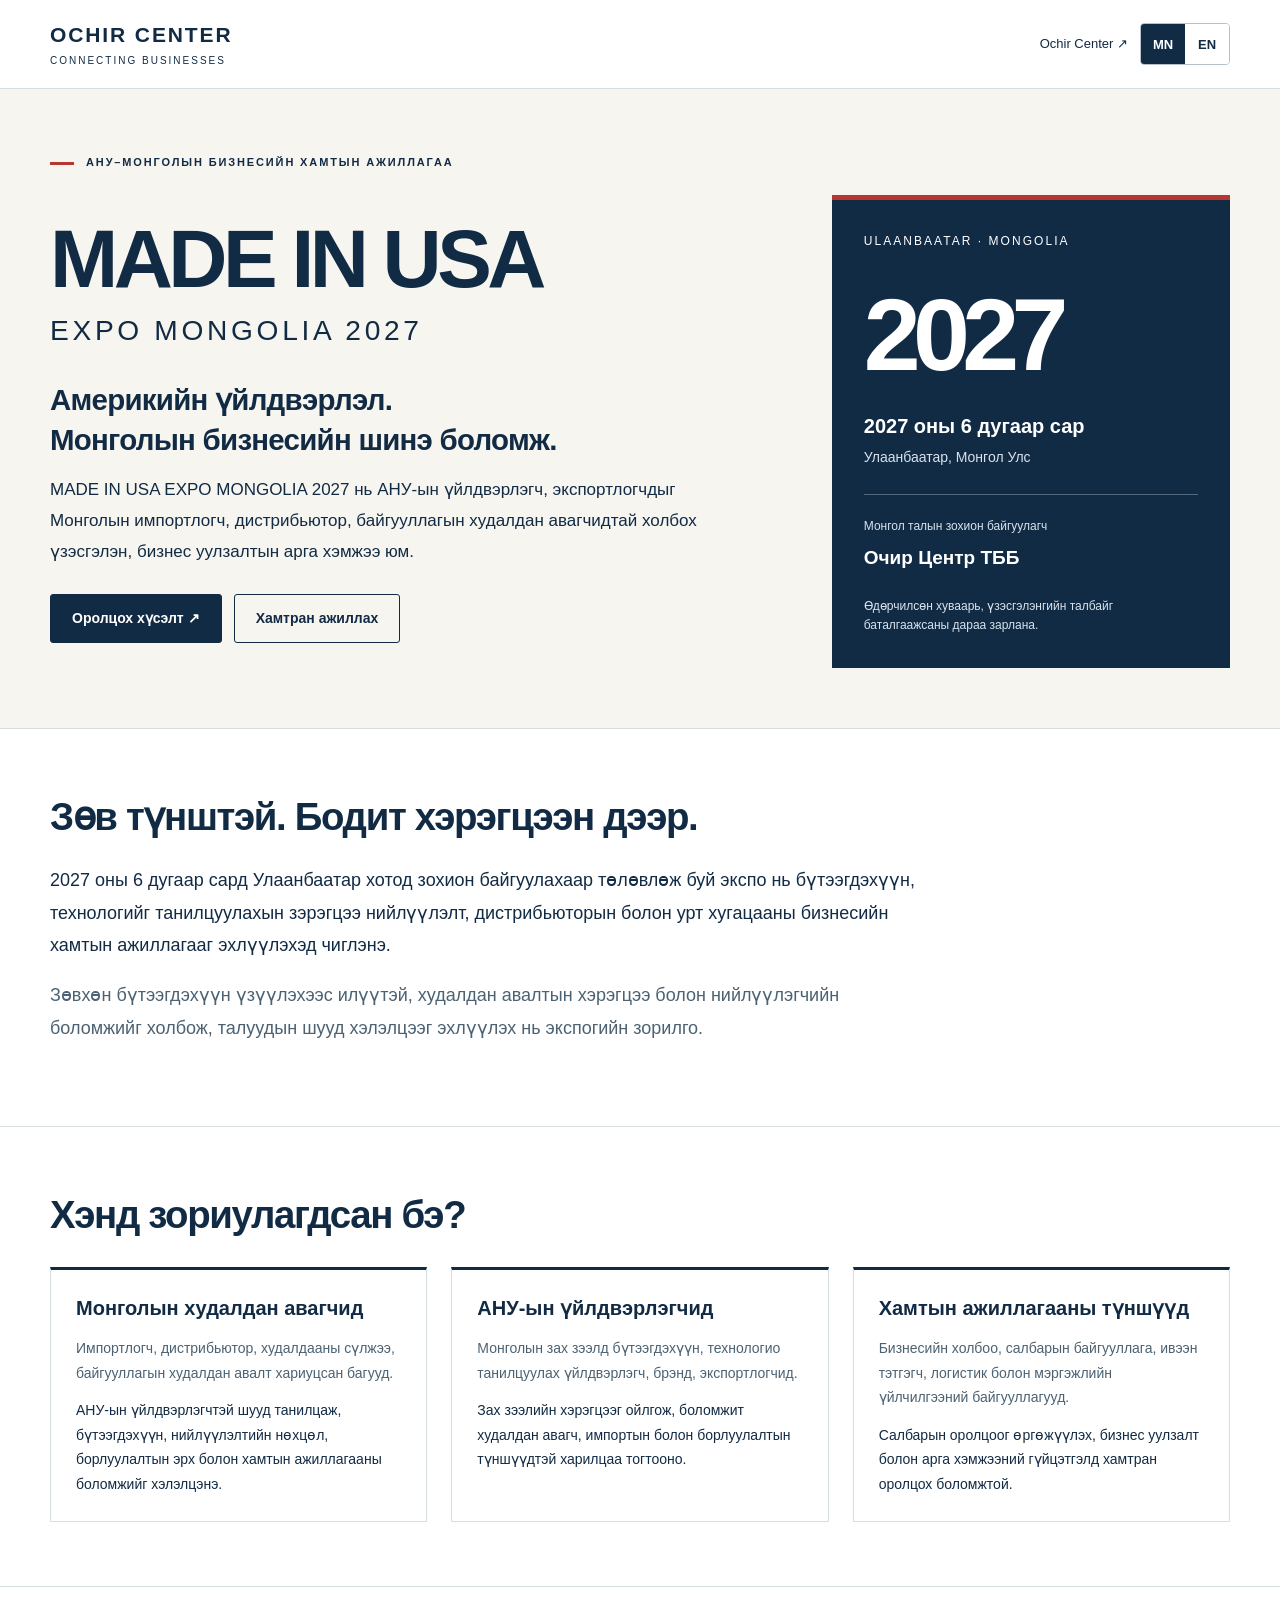
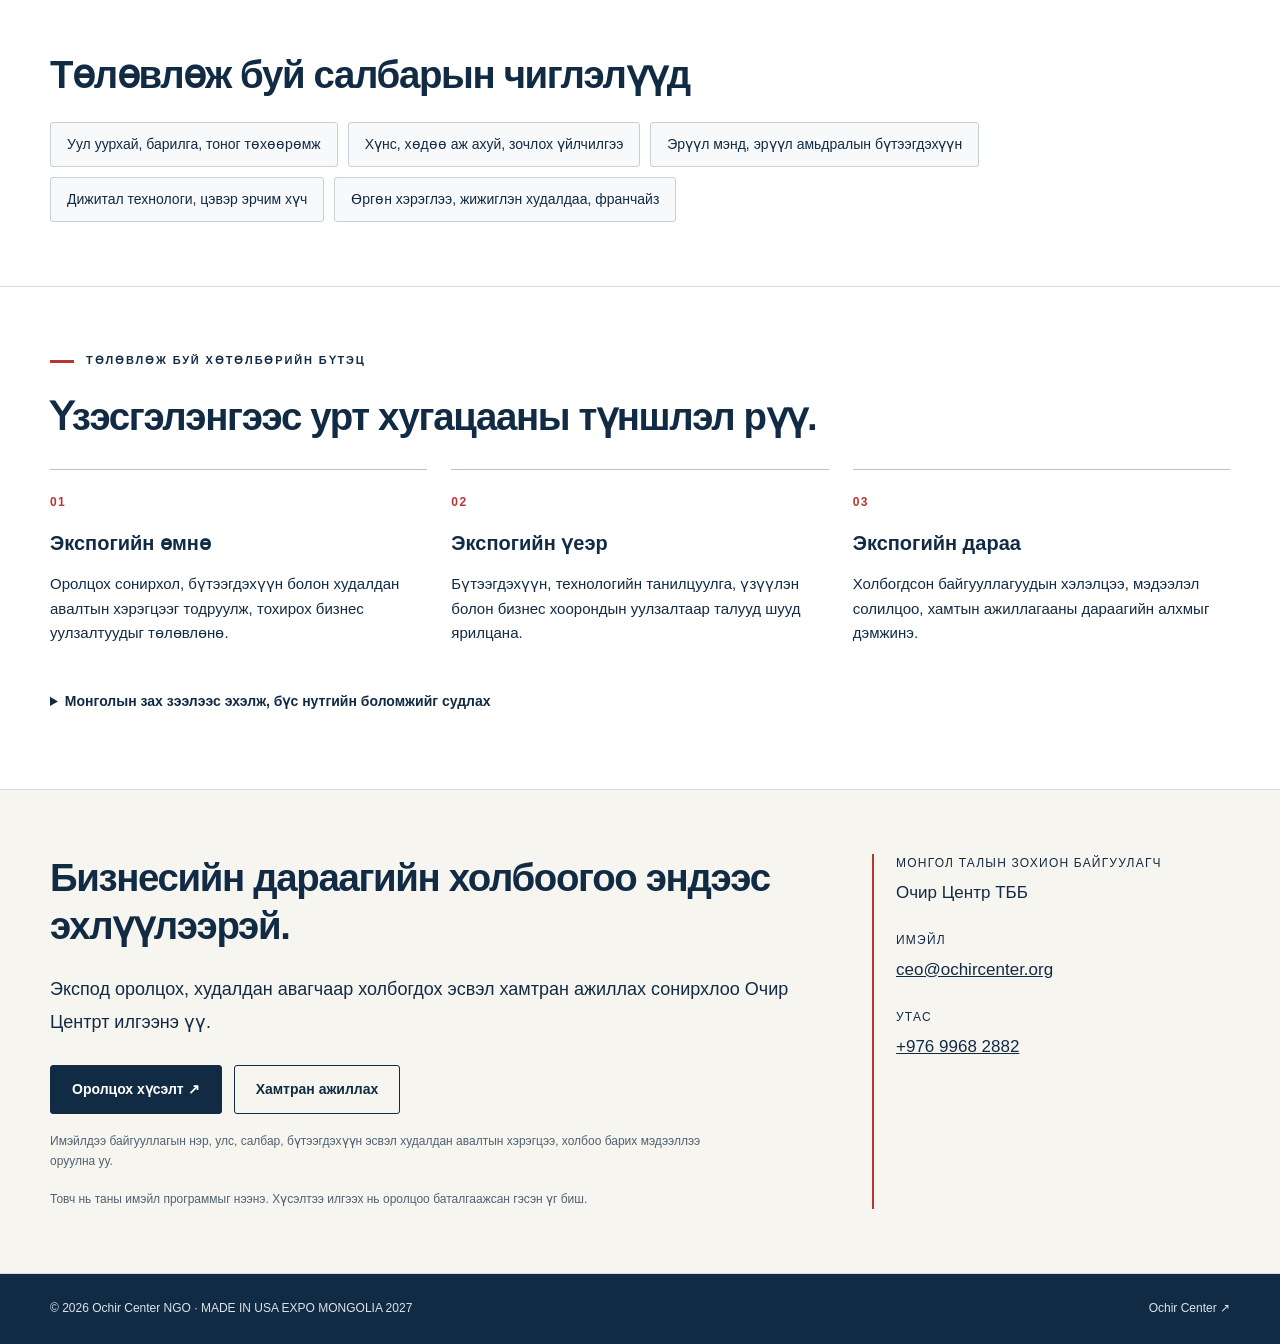
<file: expo-2027.html>
<!doctype html>
<html lang="mn"><head><meta charset="utf-8"><meta name="viewport" content="width=device-width,initial-scale=1"><title>MADE IN USA EXPO MONGOLIA 2027 | Очир Центр</title><meta name="description" content="2027 оны 6 дугаар сард Улаанбаатарт зохион байгуулахаар төлөвлөж буй АНУ-ын үйлдвэрлэгчид, Монголын худалдан авагчдыг холбох үзэсгэлэн, бизнес уулзалт."><meta name="theme-color" content="#122b45"><meta property="og:type" content="website"><meta property="og:title" content="MADE IN USA EXPO MONGOLIA 2027"><meta property="og:description" content="June 2027 · Ulaanbaatar, Mongolia. Connecting U.S. manufacturers with Mongolian buyers."><meta property="og:url" content="https://ochircenter.org/expo-2027.html"><link rel="canonical" href="https://ochircenter.org/expo-2027.html"><link rel="alternate" hreflang="mn" href="https://ochircenter.org/expo-2027.html?lang=mn"><link rel="alternate" hreflang="en" href="https://ochircenter.org/expo-2027.html?lang=en"><link rel="alternate" hreflang="x-default" href="https://ochircenter.org/expo-2027.html"><link rel="stylesheet" href="ngo-website/css/expo-2027.css?v=20261003-home1"><style>body{margin:0;background:#fff}</style></head>
<body class="oc-expo" data-expo-page data-expo-root><a class="oc-expo-skiptocontent" href="#expo-main">Skip to content / Үндсэн хэсэг</a><header class="oc-expo-bar"><div class="oc-expo-wrap oc-expo-nav"><a class="oc-expo-brand" href="https://ochircenter.org/">OCHIR CENTER<small>CONNECTING BUSINESSES</small></a><div class="oc-expo-controls"><a href="https://ochircenter.org/">Ochir Center ↗</a><div class="oc-expo-lang" aria-label="Language / Хэл"><button type="button" data-expo-lang="mn" aria-pressed="true" lang="mn">MN</button><button type="button" data-expo-lang="en" aria-pressed="false" lang="en">EN</button></div></div></div></header>
<main id="expo-main"><div data-expo-language="mn" lang="mn"><section class="oc-expo-hero"><div class="oc-expo-wrap"><p class="oc-expo-eyebrow">АНУ–МОНГОЛЫН БИЗНЕСИЙН ХАМТЫН АЖИЛЛАГАА</p><div class="oc-expo-grid"><div><h1 class="oc-expo-wordmark">MADE IN USA<span>EXPO MONGOLIA 2027</span></h1><p class="oc-expo-headline">Америкийн үйлдвэрлэл.<br>Монголын бизнесийн шинэ боломж.</p><p class="oc-expo-intro">MADE IN USA EXPO MONGOLIA 2027 нь АНУ-ын үйлдвэрлэгч, экспортлогчдыг Монголын импортлогч, дистрибьютор, байгууллагын худалдан авагчидтай холбох үзэсгэлэн, бизнес уулзалтын арга хэмжээ юм.</p><div class="oc-expo-actions"><a class="oc-expo-btn oc-expo-primary" href="#expo-contact-mn">Оролцох хүсэлт ↗</a><a class="oc-expo-btn" href="mailto:ceo@ochircenter.org?subject=MADE%20IN%20USA%20EXPO%20MONGOLIA%202027%20%E2%80%94%20Partnership%20enquiry&amp;body=%D0%91%D0%B0%D0%B9%D0%B3%D1%83%D1%83%D0%BB%D0%BB%D0%B0%D0%B3%D0%B0%3A%0A%D0%A3%D0%BB%D1%81%3A%0A%D0%9D%D1%8D%D1%80%2C%20%D0%B0%D0%BB%D0%B1%D0%B0%D0%BD%20%D1%82%D1%83%D1%88%D0%B0%D0%B0%D0%BB%3A%0A%D0%A1%D0%B0%D0%BB%D0%B1%D0%B0%D1%80%3A%0A%D0%91%D2%AF%D1%82%D1%8D%D1%8D%D0%B3%D0%B4%D1%8D%D1%85%D2%AF%D2%AF%D0%BD%20/%20%D1%85%D1%83%D0%B4%D0%B0%D0%BB%D0%B4%D0%B0%D0%BD%20%D0%B0%D0%B2%D0%B0%D0%BB%D1%82%D1%8B%D0%BD%20%D1%85%D1%8D%D1%80%D1%8D%D0%B3%D1%86%D1%8D%D1%8D%3A%0A%D0%9E%D1%80%D0%BE%D0%BB%D1%86%D0%BE%D1%85%20%D1%85%D1%8D%D0%BB%D0%B1%D1%8D%D1%80%3A%0A%D0%98%D0%BC%D1%8D%D0%B9%D0%BB%2C%20%D1%83%D1%82%D0%B0%D1%81%3A%0A">Хамтран ажиллах</a></div></div><aside class="oc-expo-ticket"><p class="oc-expo-ticket-top">ULAANBAATAR · MONGOLIA</p><p class="oc-expo-year">2027</p><dl><dt>2027 оны 6 дугаар сар</dt><dd>Улаанбаатар, Монгол Улс</dd><dt class="oc-expo-org-label">Монгол талын зохион байгуулагч</dt><dd class="oc-expo-org">Очир Центр ТББ</dd></dl><p class="oc-expo-note">Өдөрчилсөн хуваарь, үзэсгэлэнгийн талбайг баталгаажсаны дараа зарлана.</p></aside></div></div></section>
<section class="oc-expo-section"><div class="oc-expo-wrap"><h2>Зөв түнштэй. Бодит хэрэгцээн дээр.</h2><p class="oc-expo-lead">2027 оны 6 дугаар сард Улаанбаатар хотод зохион байгуулахаар төлөвлөж буй экспо нь бүтээгдэхүүн, технологийг танилцуулахын зэрэгцээ нийлүүлэлт, дистрибьюторын болон урт хугацааны бизнесийн хамтын ажиллагааг эхлүүлэхэд чиглэнэ.</p><p class="oc-expo-lead oc-expo-muted">Зөвхөн бүтээгдэхүүн үзүүлэхээс илүүтэй, худалдан авалтын хэрэгцээ болон нийлүүлэгчийн боломжийг холбож, талуудын шууд хэлэлцээг эхлүүлэх нь экспогийн зорилго.</p></div></section>
<section class="oc-expo-section"><div class="oc-expo-wrap"><h2>Хэнд зориулагдсан бэ?</h2><div class="oc-expo-cardgrid"><article class="oc-expo-card"><h3>Монголын худалдан авагчид</h3><p class="oc-expo-muted">Импортлогч, дистрибьютор, худалдааны сүлжээ, байгууллагын худалдан авалт хариуцсан багууд.</p><p>АНУ-ын үйлдвэрлэгчтэй шууд танилцаж, бүтээгдэхүүн, нийлүүлэлтийн нөхцөл, борлуулалтын эрх болон хамтын ажиллагааны боломжийг хэлэлцэнэ.</p></article><article class="oc-expo-card"><h3>АНУ-ын үйлдвэрлэгчид</h3><p class="oc-expo-muted">Монголын зах зээлд бүтээгдэхүүн, технологио танилцуулах үйлдвэрлэгч, брэнд, экспортлогчид.</p><p>Зах зээлийн хэрэгцээг ойлгож, боломжит худалдан авагч, импортын болон борлуулалтын түншүүдтэй харилцаа тогтооно.</p></article><article class="oc-expo-card"><h3>Хамтын ажиллагааны түншүүд</h3><p class="oc-expo-muted">Бизнесийн холбоо, салбарын байгууллага, ивээн тэтгэгч, логистик болон мэргэжлийн үйлчилгээний байгууллагууд.</p><p>Салбарын оролцоог өргөжүүлэх, бизнес уулзалт болон арга хэмжээний гүйцэтгэлд хамтран оролцох боломжтой.</p></article></div></div></section>
<section class="oc-expo-section"><div class="oc-expo-wrap"><h2>Төлөвлөж буй салбарын чиглэлүүд</h2><ul class="oc-expo-sectors"><li>Уул уурхай, барилга, тоног төхөөрөмж</li><li>Хүнс, хөдөө аж ахуй, зочлох үйлчилгээ</li><li>Эрүүл мэнд, эрүүл амьдралын бүтээгдэхүүн</li><li>Дижитал технологи, цэвэр эрчим хүч</li><li>Өргөн хэрэглээ, жижиглэн худалдаа, франчайз</li></ul></div></section>
<section class="oc-expo-section"><div class="oc-expo-wrap"><p class="oc-expo-eyebrow">ТӨЛӨВЛӨЖ БУЙ ХӨТӨЛБӨРИЙН БҮТЭЦ</p><h2>Үзэсгэлэнгээс урт хугацааны түншлэл рүү.</h2><div class="oc-expo-cardgrid"><article class="oc-expo-step"><b>01</b><h3>Экспогийн өмнө</h3><p>Оролцох сонирхол, бүтээгдэхүүн болон худалдан авалтын хэрэгцээг тодруулж, тохирох бизнес уулзалтуудыг төлөвлөнө.</p></article><article class="oc-expo-step"><b>02</b><h3>Экспогийн үеэр</h3><p>Бүтээгдэхүүн, технологийн танилцуулга, үзүүлэн болон бизнес хоорондын уулзалтаар талууд шууд ярилцана.</p></article><article class="oc-expo-step"><b>03</b><h3>Экспогийн дараа</h3><p>Холбогдсон байгууллагуудын хэлэлцээ, мэдээлэл солилцоо, хамтын ажиллагааны дараагийн алхмыг дэмжинэ.</p></article></div><details class="oc-expo-details"><summary>Монголын зах зээлээс эхэлж, бүс нутгийн боломжийг судлах</summary><p>Экспогийн үндсэн чиглэл нь Монголын зах зээл дэх хамтын ажиллагаа юм. Хятад, Орос болон бүс нутгийн бусад зах зээлтэй холбогдох боломжийг сонирхсон байгууллагууд тусдаа зах зээлийн судалгаа, түншийн шалгалт, холбогдох зохицуулалтын үнэлгээ хийж судлах шаардлагатай. Монголд оролцох нь бусад улсын зах зээлд автоматаар нэвтрэх эрх, борлуулалтын баталгаа болохгүй.</p></details></div></section>
<section class="oc-expo-section oc-expo-contact" id="expo-contact-mn"><div class="oc-expo-wrap oc-expo-contact-grid"><div><h2>Бизнесийн дараагийн холбоогоо эндээс эхлүүлээрэй.</h2><p class="oc-expo-lead">Экспод оролцох, худалдан авагчаар холбогдох эсвэл хамтран ажиллах сонирхлоо Очир Центрт илгээнэ үү.</p><div class="oc-expo-actions"><a class="oc-expo-btn oc-expo-primary" href="mailto:ceo@ochircenter.org?subject=MADE%20IN%20USA%20EXPO%20MONGOLIA%202027%20%E2%80%94%20Participation%20enquiry&amp;body=%D0%91%D0%B0%D0%B9%D0%B3%D1%83%D1%83%D0%BB%D0%BB%D0%B0%D0%B3%D0%B0%3A%0A%D0%A3%D0%BB%D1%81%3A%0A%D0%9D%D1%8D%D1%80%2C%20%D0%B0%D0%BB%D0%B1%D0%B0%D0%BD%20%D1%82%D1%83%D1%88%D0%B0%D0%B0%D0%BB%3A%0A%D0%A1%D0%B0%D0%BB%D0%B1%D0%B0%D1%80%3A%0A%D0%91%D2%AF%D1%82%D1%8D%D1%8D%D0%B3%D0%B4%D1%8D%D1%85%D2%AF%D2%AF%D0%BD%20/%20%D1%85%D1%83%D0%B4%D0%B0%D0%BB%D0%B4%D0%B0%D0%BD%20%D0%B0%D0%B2%D0%B0%D0%BB%D1%82%D1%8B%D0%BD%20%D1%85%D1%8D%D1%80%D1%8D%D0%B3%D1%86%D1%8D%D1%8D%3A%0A%D0%9E%D1%80%D0%BE%D0%BB%D1%86%D0%BE%D1%85%20%D1%85%D1%8D%D0%BB%D0%B1%D1%8D%D1%80%3A%0A%D0%98%D0%BC%D1%8D%D0%B9%D0%BB%2C%20%D1%83%D1%82%D0%B0%D1%81%3A%0A">Оролцох хүсэлт ↗</a><a class="oc-expo-btn" href="mailto:ceo@ochircenter.org?subject=MADE%20IN%20USA%20EXPO%20MONGOLIA%202027%20%E2%80%94%20Partnership%20enquiry&amp;body=%D0%91%D0%B0%D0%B9%D0%B3%D1%83%D1%83%D0%BB%D0%BB%D0%B0%D0%B3%D0%B0%3A%0A%D0%A3%D0%BB%D1%81%3A%0A%D0%9D%D1%8D%D1%80%2C%20%D0%B0%D0%BB%D0%B1%D0%B0%D0%BD%20%D1%82%D1%83%D1%88%D0%B0%D0%B0%D0%BB%3A%0A%D0%A1%D0%B0%D0%BB%D0%B1%D0%B0%D1%80%3A%0A%D0%91%D2%AF%D1%82%D1%8D%D1%8D%D0%B3%D0%B4%D1%8D%D1%85%D2%AF%D2%AF%D0%BD%20/%20%D1%85%D1%83%D0%B4%D0%B0%D0%BB%D0%B4%D0%B0%D0%BD%20%D0%B0%D0%B2%D0%B0%D0%BB%D1%82%D1%8B%D0%BD%20%D1%85%D1%8D%D1%80%D1%8D%D0%B3%D1%86%D1%8D%D1%8D%3A%0A%D0%9E%D1%80%D0%BE%D0%BB%D1%86%D0%BE%D1%85%20%D1%85%D1%8D%D0%BB%D0%B1%D1%8D%D1%80%3A%0A%D0%98%D0%BC%D1%8D%D0%B9%D0%BB%2C%20%D1%83%D1%82%D0%B0%D1%81%3A%0A">Хамтран ажиллах</a></div><p class="oc-expo-fineprint">Имэйлдээ байгууллагын нэр, улс, салбар, бүтээгдэхүүн эсвэл худалдан авалтын хэрэгцээ, холбоо барих мэдээллээ оруулна уу.</p><p class="oc-expo-fineprint">Товч нь таны имэйл программыг нээнэ. Хүсэлтээ илгээх нь оролцоо баталгаажсан гэсэн үг биш.</p></div><dl><dt>Монгол талын зохион байгуулагч</dt><dd>Очир Центр ТББ</dd><dt>Имэйл</dt><dd><a href="mailto:ceo@ochircenter.org">ceo@ochircenter.org</a></dd><dt>Утас</dt><dd><a href="tel:+97699682882">+976 9968 2882</a></dd></dl></div></section></div><div data-expo-language="en" lang="en" hidden><section class="oc-expo-hero"><div class="oc-expo-wrap"><p class="oc-expo-eyebrow">U.S.–MONGOLIA BUSINESS CONNECTIONS</p><div class="oc-expo-grid"><div><h1 class="oc-expo-wordmark">MADE IN USA<span>EXPO MONGOLIA 2027</span></h1><p class="oc-expo-headline">American manufacturing.<br>New opportunities in Mongolia.</p><p class="oc-expo-intro">MADE IN USA EXPO MONGOLIA 2027 is a trade exhibition and business matchmaking event connecting U.S. manufacturers and exporters with Mongolian importers, distributors and institutional buyers.</p><div class="oc-expo-actions"><a class="oc-expo-btn oc-expo-primary" href="#expo-contact-en">Participation enquiries ↗</a><a class="oc-expo-btn" href="mailto:ceo@ochircenter.org?subject=MADE%20IN%20USA%20EXPO%20MONGOLIA%202027%20%E2%80%94%20Partnership%20enquiry&amp;body=Organization%3A%0ACountry%3A%0AName%20and%20position%3A%0ASector%3A%0AProducts%20/%20procurement%20interests%3A%0AParticipation%20type%3A%0AEmail%20and%20phone%3A%0A">Become a partner</a></div></div><aside class="oc-expo-ticket"><p class="oc-expo-ticket-top">ULAANBAATAR · MONGOLIA</p><p class="oc-expo-year">2027</p><dl><dt>June 2027</dt><dd>Ulaanbaatar, Mongolia</dd><dt class="oc-expo-org-label">Mongolia-side organizer</dt><dd class="oc-expo-org">Ochir Center NGO</dd></dl><p class="oc-expo-note">Exact dates and the exhibition venue will be announced once confirmed.</p></aside></div></div></section>
<section class="oc-expo-section"><div class="oc-expo-wrap"><h2>The right partners. Real business needs.</h2><p class="oc-expo-lead">Planned for June 2027 in Ulaanbaatar, the expo is designed to showcase products and technologies, facilitate direct business discussions, and help participants explore supply, distribution and long-term commercial partnerships.</p><p class="oc-expo-lead oc-expo-muted">More than a product showcase, the expo aims to connect buyer needs with supplier capabilities and create a starting point for direct commercial discussions.</p></div></section>
<section class="oc-expo-section"><div class="oc-expo-wrap"><h2>Who is it for?</h2><div class="oc-expo-cardgrid"><article class="oc-expo-card"><h3>Mongolian buyers</h3><p class="oc-expo-muted">Importers, distributors, retail networks and institutional procurement teams.</p><p>Meet U.S. manufacturers directly and discuss products, supply terms, distribution opportunities and potential partnerships.</p></article><article class="oc-expo-card"><h3>U.S. manufacturers</h3><p class="oc-expo-muted">Manufacturers, brands and exporters exploring Mongolia for their products and technologies.</p><p>Understand local demand and build relationships with prospective buyers, import partners and distributors.</p></article><article class="oc-expo-card"><h3>Partners and supporters</h3><p class="oc-expo-muted">Business associations, industry organizations, sponsors, logistics providers and professional service firms.</p><p>Explore ways to support sector participation, business meetings and event delivery.</p></article></div></div></section>
<section class="oc-expo-section"><div class="oc-expo-wrap"><h2>Planned sector priorities</h2><ul class="oc-expo-sectors"><li>Mining, construction & equipment</li><li>Food, agriculture & hospitality</li><li>Health & wellness products</li><li>Digital technology & clean energy</li><li>Consumer goods, retail & franchises</li></ul></div></section>
<section class="oc-expo-section"><div class="oc-expo-wrap"><p class="oc-expo-eyebrow">PLANNED EVENT FORMAT</p><h2>From a first meeting to a lasting partnership.</h2><div class="oc-expo-cardgrid"><article class="oc-expo-step"><b>01</b><h3>Before the expo</h3><p>Identify participant interests, product offerings and procurement needs to plan relevant business meetings.</p></article><article class="oc-expo-step"><b>02</b><h3>During the expo</h3><p>Connect through product and technology presentations, demonstrations and direct business-to-business meetings.</p></article><article class="oc-expo-step"><b>03</b><h3>After the expo</h3><p>Support continued discussions, information exchange and next steps between connected organizations.</p></article></div><details class="oc-expo-details"><summary>Start with Mongolia. Explore regional possibilities separately.</summary><p>The expo focuses first on opportunities in Mongolia. Participants interested in China, Russia or other regional markets should undertake separate market research, partner due diligence and regulatory assessments. Participation in Mongolia does not provide automatic access to another market or guarantee sales.</p></details></div></section>
<section class="oc-expo-section oc-expo-contact" id="expo-contact-en"><div class="oc-expo-wrap oc-expo-contact-grid"><div><h2>Start your next business connection here.</h2><p class="oc-expo-lead">Contact Ochir Center to express interest in exhibiting, joining as a buyer or partnering with the expo.</p><div class="oc-expo-actions"><a class="oc-expo-btn oc-expo-primary" href="mailto:ceo@ochircenter.org?subject=MADE%20IN%20USA%20EXPO%20MONGOLIA%202027%20%E2%80%94%20Participation%20enquiry&amp;body=Organization%3A%0ACountry%3A%0AName%20and%20position%3A%0ASector%3A%0AProducts%20/%20procurement%20interests%3A%0AParticipation%20type%3A%0AEmail%20and%20phone%3A%0A">Participation enquiries ↗</a><a class="oc-expo-btn" href="mailto:ceo@ochircenter.org?subject=MADE%20IN%20USA%20EXPO%20MONGOLIA%202027%20%E2%80%94%20Partnership%20enquiry&amp;body=Organization%3A%0ACountry%3A%0AName%20and%20position%3A%0ASector%3A%0AProducts%20/%20procurement%20interests%3A%0AParticipation%20type%3A%0AEmail%20and%20phone%3A%0A">Become a partner</a></div><p class="oc-expo-fineprint">Include your organization, country, sector, products or procurement interests, and contact details in your email.</p><p class="oc-expo-fineprint">The buttons open your email application. Sending an enquiry does not confirm participation.</p></div><dl><dt>Mongolia-side organizer</dt><dd>Ochir Center NGO</dd><dt>Email</dt><dd><a href="mailto:ceo@ochircenter.org">ceo@ochircenter.org</a></dd><dt>Phone</dt><dd><a href="tel:+97699682882">+976 9968 2882</a></dd></dl></div></section></div></main><footer class="oc-expo-footer"><div class="oc-expo-wrap"><span>© 2026 Ochir Center NGO · MADE IN USA EXPO MONGOLIA 2027</span><a href="https://ochircenter.org/">Ochir Center ↗</a></div></footer><script src="ngo-website/js/expo-2027.js?v=20261003-home1" defer></script></body></html>
</file>
<file: ngo-website/css/expo-2027.css>
/* Ochir Center / Expo 2027. All component selectors are scoped. */
.oc-expo,.oc-expo *{box-sizing:border-box}.oc-expo{--oc-ink:#122b45;--oc-paper:#f7f5ef;--oc-line:#d7dedf;--oc-red:#b63632;color:var(--oc-ink);font-family:Arial,"Segoe UI",sans-serif;font-size:16px;line-height:1.65;text-align:left}.oc-expo [hidden]{display:none!important}.oc-expo a{color:inherit}.oc-expo a:focus-visible,.oc-expo button:focus-visible,.oc-expo summary:focus-visible{outline:3px solid #dba94b;outline-offset:5px}.oc-expo-wrap{width:min(1180px,calc(100% - 64px));margin:auto}.oc-expo-bar{background:#fff;border-bottom:1px solid var(--oc-line)}.oc-expo-nav{min-height:88px;display:flex;align-items:center;justify-content:space-between;gap:24px}.oc-expo-brand{font-size:21px;font-weight:800;letter-spacing:.09em;text-decoration:none}.oc-expo-brand small{display:block;font-size:10px;letter-spacing:.2em;font-weight:400}.oc-expo-controls{display:flex;align-items:center;gap:12px}.oc-expo-controls a{font-size:13px;text-decoration:none}.oc-expo-lang{display:inline-flex;border:1px solid #b5c2cc;border-radius:4px;overflow:hidden}.oc-expo-lang button{background:#fff;color:#122b45;border:0;min-width:44px;min-height:40px;font-size:13px;font-weight:700;cursor:pointer}.oc-expo-lang button[aria-pressed=true]{background:#122b45;color:#fff}.oc-expo-hero{background:var(--oc-paper);padding:64px 0 60px;border-bottom:1px solid var(--oc-line)}.oc-expo-eyebrow{font-size:11px;font-weight:700;letter-spacing:.17em;text-transform:uppercase;margin:0 0 24px}.oc-expo-eyebrow:before{content:"";display:inline-block;width:24px;height:3px;background:var(--oc-red);vertical-align:middle;margin-right:12px}.oc-expo-grid{display:grid;grid-template-columns:minmax(0,1.45fr) minmax(270px,.8fr);gap:60px;align-items:center}.oc-expo-wordmark{margin:0;line-height:.96;font-size:clamp(48px,6.4vw,86px);letter-spacing:-.055em;font-weight:800}.oc-expo-wordmark span{display:block;font-size:clamp(19px,2.2vw,29px);line-height:1.35;letter-spacing:.13em;margin-top:13px;font-weight:500}.oc-expo-headline{font-size:clamp(23px,2.3vw,32px);line-height:1.35;letter-spacing:-.025em;margin:30px 0 16px;font-weight:700}.oc-expo-intro{max-width:670px;font-size:17px;line-height:1.8;margin:0}.oc-expo-actions{display:flex;gap:12px;flex-wrap:wrap;margin-top:27px}.oc-expo-btn{display:inline-flex;justify-content:center;align-items:center;min-height:49px;padding:12px 21px;border:1px solid var(--oc-ink);border-radius:3px;font-size:14px;font-weight:700;line-height:1.4;text-decoration:none;transition:background .15s}.oc-expo-btn.oc-expo-primary{background:var(--oc-ink);color:#fff}.oc-expo-btn:hover{background:#e3e8eb}.oc-expo-btn.oc-expo-primary:hover{background:#234767}.oc-expo-ticket{background:var(--oc-ink);color:#fff;padding:32px;position:relative;border-top:5px solid var(--oc-red)}.oc-expo-ticket-top{font-size:12px;letter-spacing:.17em;margin:0 0 32px}.oc-expo-year{font-size:clamp(74px,8vw,112px);letter-spacing:-.075em;line-height:1;font-weight:800;margin:0 0 24px}.oc-expo-ticket dl{margin:0}.oc-expo-ticket dt{font-size:20px;font-weight:700;margin:0}.oc-expo-ticket dd{font-size:14px;color:#d8e3ed;margin:3px 0 25px}.oc-expo-ticket .oc-expo-org-label{border-top:1px solid #53687c;padding-top:22px;font-size:12px;font-weight:400;color:#d8e3ed}.oc-expo-ticket .oc-expo-org{color:#fff;font-size:19px;font-weight:700;margin:5px 0 0}.oc-expo-note{font-size:12px;line-height:1.65;margin:23px 0 0;color:#d8e3ed}.oc-expo-section{padding:64px 0;border-bottom:1px solid var(--oc-line);background:#fff}.oc-expo-section h2{font-size:clamp(27px,3vw,39px);line-height:1.25;letter-spacing:-.035em;margin:0 0 23px;font-weight:700}.oc-expo-lead{font-size:18px;max-width:880px;line-height:1.8;margin:0 0 18px}.oc-expo-muted{color:#4c6272}.oc-expo-cardgrid{display:grid;grid-template-columns:repeat(3,minmax(0,1fr));gap:24px;margin-top:28px}.oc-expo-card{padding:25px;border:1px solid var(--oc-line);border-top:3px solid var(--oc-ink)}.oc-expo-card h3{font-size:20px;line-height:1.35;margin:0 0 14px}.oc-expo-card p{font-size:14px;line-height:1.75;margin:0 0 13px}.oc-expo-card p:last-child{margin:0}.oc-expo-sectors{display:flex;flex-wrap:wrap;gap:10px;list-style:none;padding:0;margin:22px 0 0}.oc-expo-sectors li{border:1px solid #c5d0d7;padding:10px 16px;font-size:14px;border-radius:3px;background:#f7f9fa}.oc-expo-step{border-top:1px solid #b8c4cb;padding-top:18px}.oc-expo-step b{font-size:12px;color:var(--oc-red);letter-spacing:.12em}.oc-expo-step h3{font-size:20px;margin:12px 0}.oc-expo-step p{font-size:15px;margin:0}.oc-expo-details{margin-top:32px;font-size:14px;max-width:950px}.oc-expo-details summary{cursor:pointer;font-weight:700;padding:12px 0}.oc-expo-details p{margin:0 0 16px;line-height:1.8}.oc-expo-contact{background:var(--oc-paper)}.oc-expo-contact-grid{display:grid;grid-template-columns:minmax(0,1.5fr) minmax(230px,.7fr);gap:55px}.oc-expo-contact dl{margin:0;border-left:2px solid var(--oc-red);padding-left:22px}.oc-expo-contact dt{font-size:12px;text-transform:uppercase;letter-spacing:.1em;margin-bottom:5px}.oc-expo-contact dd{margin:0 0 24px;font-size:17px;overflow-wrap:anywhere}.oc-expo-fineprint{font-size:12px;max-width:680px;color:#506272;margin:18px 0 0}.oc-expo-footer{padding:25px 0;background:#122b45;color:#dae3eb;font-size:12px}.oc-expo-footer .oc-expo-wrap{display:flex;justify-content:space-between;gap:20px;flex-wrap:wrap}.oc-expo-footer a{text-decoration:none}.oc-expo-skiptocontent{position:fixed;left:12px;top:-100px;z-index:9999;background:#fff;color:#122b45;padding:12px}.oc-expo-skiptocontent:focus{top:12px}.oc-expo-home-link{font-size:13px!important;white-space:nowrap;font-weight:700!important}.oc-expo-teaser .oc-expo-hero{padding:48px 0}.oc-expo-teaser .oc-expo-grid{gap:40px}.oc-expo-teaser .oc-expo-wordmark{font-size:clamp(42px,5.3vw,74px)}.oc-expo-teaser .oc-expo-wordmark span{font-size:clamp(17px,2vw,23px)}.oc-expo-teaser .oc-expo-headline{font-size:clamp(23px,2.2vw,30px);margin-top:23px}.oc-expo-teaser .oc-expo-intro{font-size:16px}.oc-expo-teaser .oc-expo-lang{margin-bottom:16px}#expo-2027,#expo-contact{scroll-margin-top:110px}
@media(max-width:900px){.oc-expo-grid{gap:28px;grid-template-columns:minmax(0,1.25fr) minmax(230px,.8fr)}.oc-expo-ticket{padding:24px}.oc-expo-cardgrid{grid-template-columns:1fr}.oc-expo-card{padding:24px}.oc-expo-contact-grid{gap:28px}.oc-expo-wordmark{font-size:58px}}
@media(max-width:640px){.oc-expo-wrap{width:calc(100% - 36px)}.oc-expo-nav{min-height:76px;gap:12px}.oc-expo-brand{font-size:16px;letter-spacing:.06em}.oc-expo-brand small{font-size:9px}.oc-expo-controls>a{display:none}.oc-expo-hero,.oc-expo-teaser .oc-expo-hero{padding:30px 0}.oc-expo-grid,.oc-expo-contact-grid{grid-template-columns:1fr;gap:28px}.oc-expo-wordmark{font-size:52px}.oc-expo-wordmark span{font-size:19px}.oc-expo-eyebrow{font-size:9px;letter-spacing:.1em;margin-bottom:21px}.oc-expo-headline{font-size:25px;margin-top:22px}.oc-expo-intro{font-size:16px}.oc-expo-ticket{padding:25px}.oc-expo-ticket-top{margin-bottom:18px}.oc-expo-year{font-size:72px;margin-bottom:19px}.oc-expo-section{padding:40px 0}.oc-expo-lead{font-size:16px}.oc-expo-actions{gap:10px}.oc-expo-btn{padding:12px 15px;font-size:13px}.oc-expo-cardgrid{gap:18px}.oc-expo-sectors{gap:8px}.oc-expo-sectors li{font-size:13px}.oc-expo-footer{font-size:11px}}
@media(prefers-reduced-motion:reduce){.oc-expo *{transition:none!important;scroll-behavior:auto!important}}
/* Keep the preserved homepage menu from creating an off-screen mobile canvas.
   Its existing hamburger controller shows it with an inline display:flex. */
@media(max-width:768px){#ochir-center .nav-menu{display:none;right:0;height:auto;max-height:calc(100vh - 80px);overflow-y:auto}}
</file>
